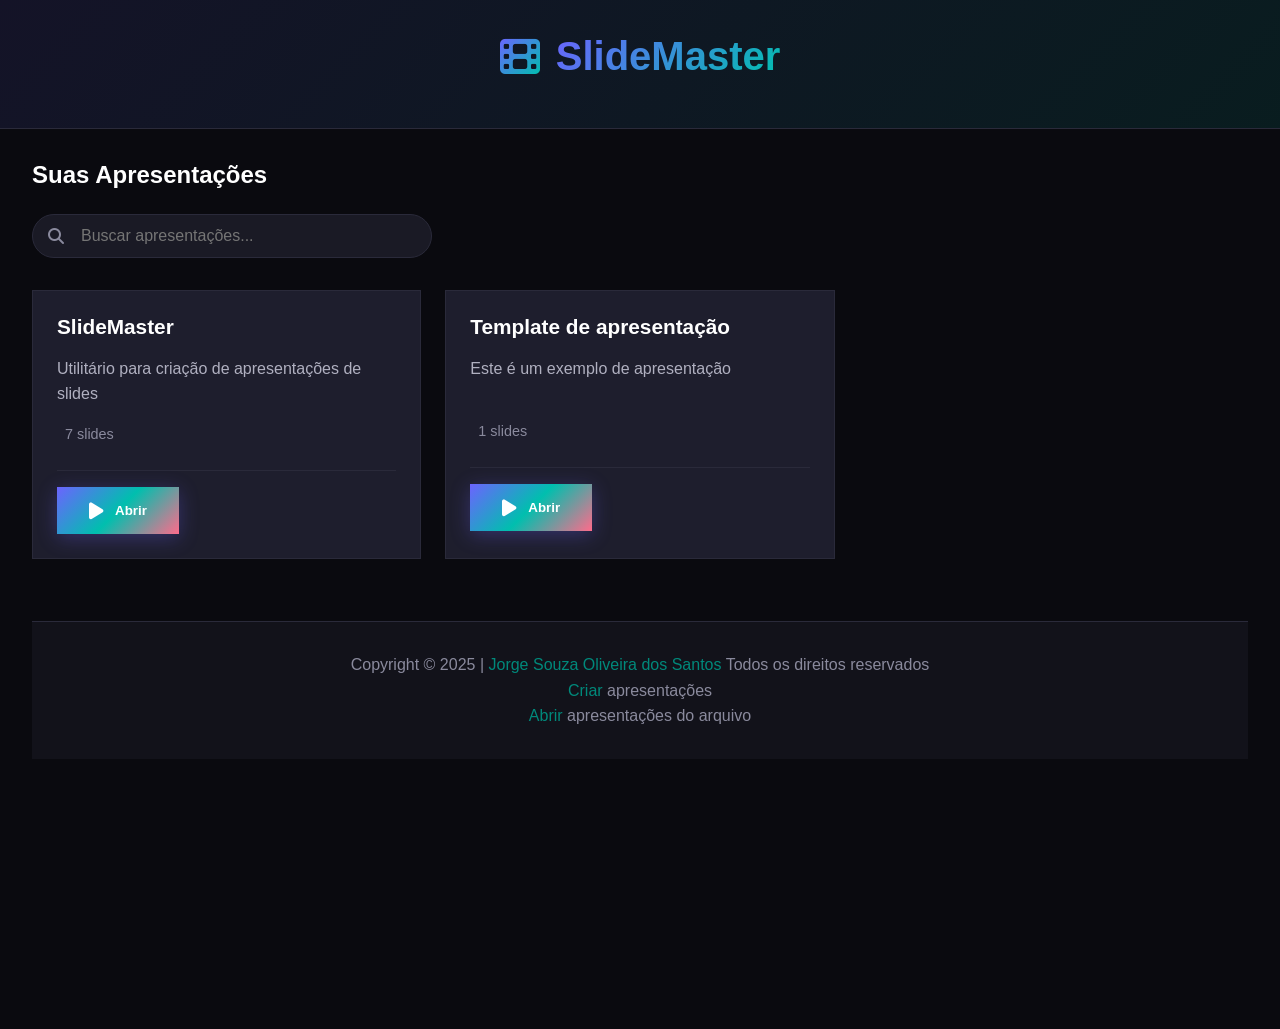
<file: resources/index.html>
<!DOCTYPE html>
<html lang="pt-BR">

<head>
    <meta charset="UTF-8">
    <meta name="viewport" content="width=device-width, initial-scale=1.0">
    <title>SlideMaster - Gerenciador de Apresentações</title>
    <link rel="stylesheet" href="index.css">
    <link rel="stylesheet" href="fontsawesome/all.min.css">
    <link rel="shortcut icon" href="icons/appIcon.png" type="image/x-icon">
    <!--
        <script src="presentations.js"></script>
    -->
</head>

<body>
    <!-- Cabeçalho -->
    <header class="header">
        <div class="logo">
            <i class="fas fa-film" aria-hidden="true"></i>
            <h1>SlideMaster</h1>
        </div>
    </header>
    <div class="container">

        <!-- Painel Principal -->
        <main class="main-content">
            <!-- Lista de Apresentações -->
            <section class="presentations-list">
                <h2>Suas Apresentações</h2>

                <div class="search-bar">
                    <i class="fas fa-search"></i>
                    <input type="text" id="searchPresentations" placeholder="Buscar apresentações...">
                </div>

                <div class="presentations-grid" id="presentationsContainer">
                    <!-- As apresentações serão carregadas dinamicamente aqui -->
                    <div class="empty-state" id="emptyState">
                        <i class="fas fa-file-slides"></i>
                        <h3>Nenhuma apresentação criada</h3>
                        <p>Crie sua primeira apresentação ou importe um arquivo JSON</p>
                    </div>
                </div>
            </section>
        </main>

        <!-- Sistema de Mensagens -->
        <div class="message-system" id="messageSystem"></div>
        <footer>
            <div>
                Copyright © 2025 |
                <span style="cursor: pointer; color: var(--secondary-dark);"
                    onclick="window.location.href = 'https://www.jorgesouza.com.br/'">
                    Jorge Souza Oliveira dos Santos
                </span>
                Todos os direitos reservados
            </div>
            <div>
                <span style="cursor: pointer; color: var(--secondary-dark);"
                    onclick="window.location.href = 'editor.html'">
                    Criar
                </span>
                apresentações
            </div>
            <div>
                <span style="cursor: pointer; color: var(--secondary-dark);" id="loadPresentations">
                    Abrir
                </span>
                apresentações do arquivo
            </div>
        </footer>
    </div>

    <script src="index.js"></script>
    <script src="presenter.js"></script>
    <script>
        let presentations = [];
        // Script específico para a página inicial
        document.addEventListener('DOMContentLoaded', () => {
            fetch('presentations.json')
                .then(response => response.json())
                .then(data => {
                    presentations = data;
                    displayPresentations(presentations);
                })
                .catch(error => {
                    console.error('Erro ao carregar as apresentações:', error);
                });
            const pm = new PresentationManager();

            // Elementos DOM
            const closeModalBtns = document.querySelectorAll('.close-modal');
            const presentationsContainer = document.getElementById('presentationsContainer');
            const emptyState = document.getElementById('emptyState');
            const searchInput = document.getElementById('searchPresentations');
            const messageSystem = document.getElementById('messageSystem');

            // Função para carregar apresentações de um arquivo JSON
            document.getElementById("loadPresentations").addEventListener("click", () => {
                // Carrega apresentações de um arquivo JSON:
                const fileElement = document.createElement('input');
                fileElement.type = 'file';
                fileElement.accept = '.json';
                fileElement.addEventListener('change', (event) => {
                    const file = event.target.files[0];
                    if (file) {
                        const reader = new FileReader();
                        reader.onload = (e) => {
                            try {
                                const data = JSON.parse(e.target.result);
                                presentations = data;
                                displayPresentations(presentations);
                                showMessage('Apresentação carregada com sucesso!', 'success');
                            } catch (error) {
                                alert('Erro ao carregar o arquivo JSON.', error);
                                console.error('Erro ao carregar o arquivo JSON:', error);
                            }
                        };
                        reader.readAsText(file);
                    }
                });
                fileElement.click();
            });

            // Exibir apresentações
            function displayPresentations(presentations) {
                if (presentations.length == 0) {
                    emptyState.style.display = 'flex';
                    presentationsContainer.innerHTML = '';
                    presentationsContainer.appendChild(emptyState);
                    return;
                }

                emptyState.style.display = 'none';
                presentationsContainer.innerHTML = '';

                presentations.forEach(presentation => {
                    const presentationCard = document.createElement('div');
                    presentationCard.className = 'presentation-card';
                    presentationCard.innerHTML = `
                        <div class="presentation-card-header">
                            <h3>${presentation.title}</h3>
                        </div>
                        <p class="presentation-description">${presentation.description || 'Sem descrição'}</p>
                        <div class="presentation-meta">
                            <span><i class="fas fa-slides"></i> ${presentation.slides?.length || 0} slides</span>
                        </div>
                        <div class="presentation-card-footer">
                            <button id="startPresentationBtn" onclick="presenter(${presentation.id})" class="btn-primary open-presentation" data-id="${presentation.id}">
                                <i class="fas fa-play"></i> Abrir
                            </button>
                        </div>
                    `;

                    presentationsContainer.appendChild(presentationCard);
                });
            }

            // Mostrar mensagem
            function showMessage(text, type = 'info') {
                const message = document.createElement('div');
                message.className = `message ${type}`;
                message.innerHTML = `
                    <span>${text}</span>
                    <button class="btn-icon close-message">
                        <i class="fas fa-times"></i>
                    </button>
                `;

                messageSystem.appendChild(message);

                // Auto-remover após 5 segundos
                setTimeout(() => {
                    message.classList.add('fade-out');
                    setTimeout(() => message.remove(), 300);
                }, 5000);

                // Botão de fechar
                message.querySelector('.close-message').addEventListener('click', () => {
                    message.remove();
                });
            }

            // Fechar modal
            closeModalBtns.forEach(btn => {
                btn.addEventListener('click', () => {
                    newPresentationModal.classList.remove('active');
                });
            });

            // Busca
            searchInput.addEventListener('input', (e) => {
                const searchTerm = e.target.value.toLowerCase();
                const filtered = presentations.filter(p =>
                    p.title.toLowerCase().includes(searchTerm) ||
                    (p.description && p.description.toLowerCase().includes(searchTerm))
                );
                displayPresentations(filtered);
            });
        });
    </script>
</body>

</html>
</file>
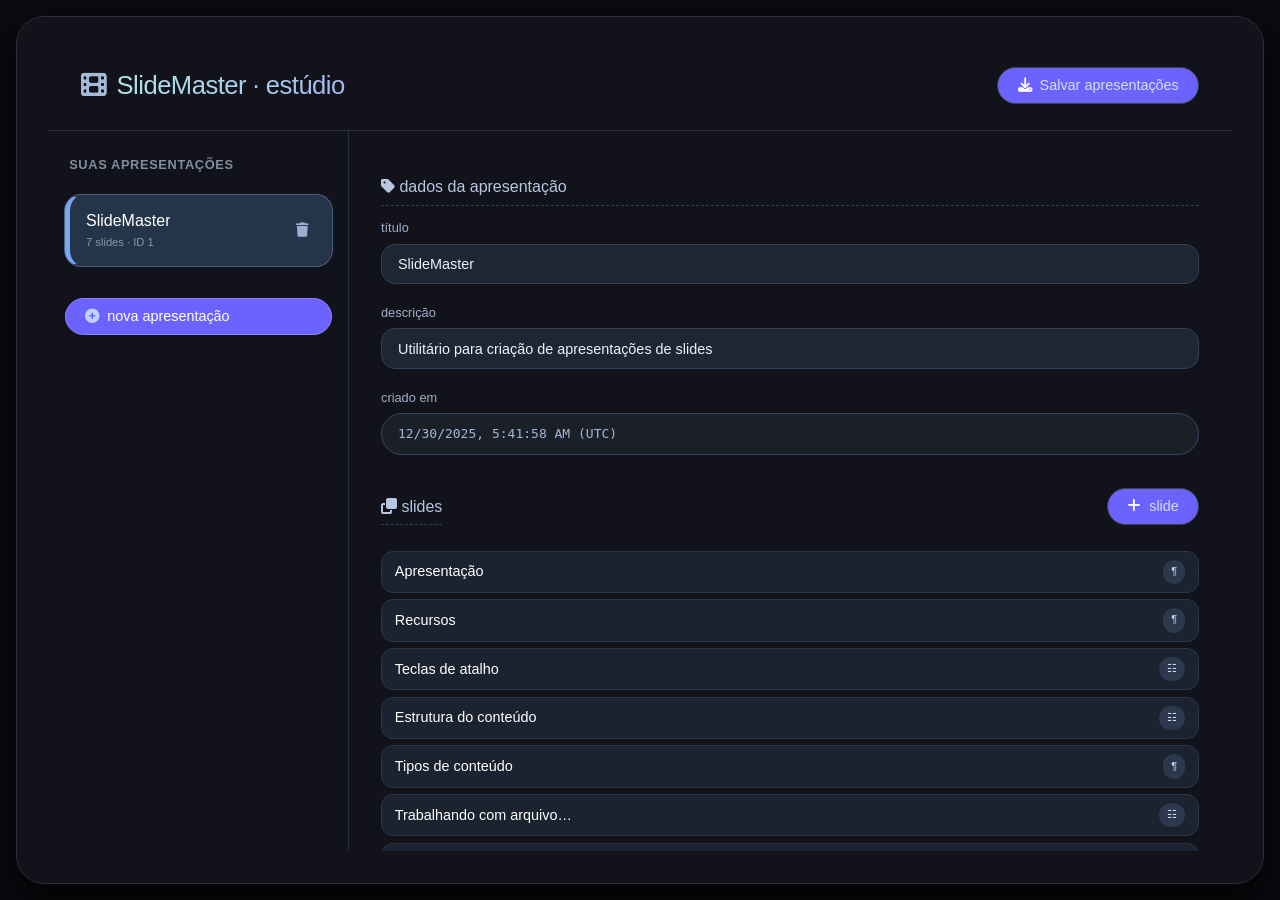
<file: resources/editor.html>
<!DOCTYPE html>
<html lang="pt-BR">

<head>
    <meta charset="UTF-8">
    <meta name="viewport" content="width=device-width, initial-scale=1.0">
    <title>SlideMaster · criador de apresentações</title>
    <link rel="shortcut icon" href="icons/appIcon.png" type="image/x-icon">
    <link rel="apple-touch-icon" sizes="180x180" href="icons/appIcon.png">
    <!-- Font Awesome (ícones elegantes) -->
    <link rel="stylesheet" href="fontsawesome/all.min.css">
    <style>
        * {
            margin: 0;
            padding: 0;
            box-sizing: border-box;
        }

        :root {
            /* Cores - Tema Escuro Moderno */
            --primary: #6c63ff;
            --primary-dark: #4a44c0;
            --primary-light: #8a84ff;
            --secondary: #00bfae;
            --secondary-dark: #00897b;
            --accent: #ff6b8b;
            --accent-dark: #e05573;

            /* Tons de cinza */
            --bg-primary: #0a0a0f;
            --bg-secondary: #12121a;
            --bg-tertiary: #1a1a25;
            --bg-card: #1e1e2d;
            --bg-hover: #2a2a3a;
            --bg-active: #3a3a4a;

            /* Texto */
            --text-primary: #ffffff;
            --text-secondary: #b0b0c0;
            --text-muted: #8a8a9d;
            --text-placeholder: #5a5a6d;

            /* Bordas */
            --border-color: #2a2a3a;
            --border-light: #3a3a4a;

            /* Sombras */
            --shadow-sm: 0 2px 8px rgba(0, 0, 0, 0.3);
            --shadow-md: 0 4px 16px rgba(0, 0, 0, 0.4);
            --shadow-lg: 0 8px 32px rgba(0, 0, 0, 0.5);
            --shadow-primary: 0 4px 20px rgba(108, 99, 255, 0.3);
            --shadow-secondary: 0 4px 20px rgba(0, 191, 174, 0.3);
            --shadow-accent: 0 4px 20px rgba(255, 107, 139, 0.3);

            /* Gradientes */
            --gradient-primary: linear-gradient(135deg, var(--primary), var(--primary-dark));
            --gradient-secondary: linear-gradient(135deg, var(--secondary), var(--secondary-dark));
            --gradient-accent: linear-gradient(135deg, var(--accent), var(--accent-dark));
            --gradient-primary-light: linear-gradient(135deg, var(--primary-light), var(--primary));
            --gradient-rainbow: linear-gradient(135deg, #6c63ff, #00bfae, #ff6b8b);

            /* Transições */
            --transition-fast: 150ms cubic-bezier(0.4, 0, 0.2, 1);
            --transition-normal: 250ms cubic-bezier(0.4, 0, 0.2, 1);
            --transition-slow: 350ms cubic-bezier(0.4, 0, 0.2, 1);

            /* Tipografia */
            --font-sans: -apple-system, BlinkMacSystemFont, 'Segoe UI', Roboto, Oxygen, Ubuntu, sans-serif;
            --font-heading: 'Inter', -apple-system, BlinkMacSystemFont, sans-serif;
            --font-mono: 'SF Mono', 'Roboto Mono', Consolas, monospace;

            /* Layout */
            --header-height: 70px;
            --sidebar-width: 50px;
            --max-width: 1400px;
        }

        html {
            scroll-behavior: smooth;
        }

        body {
            font-family: var(--font-sans);
            background: var(--bg-primary);
            color: var(--text-primary);
            line-height: 1.6;
            min-height: 100vh;
            overflow-x: hidden;
        }

        ::-webkit-scrollbar {
            width: 10px;
            height: 10px;
        }

        ::-webkit-scrollbar-track {
            background: var(--bg-tertiary);
            border-radius: 5px;
        }

        ::-webkit-scrollbar-thumb {
            background: linear-gradient(135deg, var(--primary), var(--secondary));
            border-radius: 5px;
            transition: all var(--transition-fast);
        }

        ::-webkit-scrollbar-thumb:hover {
            background: linear-gradient(135deg, var(--primary-light), var(--secondary-dark));
        }

        ::-webkit-scrollbar-corner {
            background: var(--bg-tertiary);
        }

        /* Scrollbar fina para elementos menores */
        .slides-thumbnails::-webkit-scrollbar,
        .presenter-note-content::-webkit-scrollbar {
            width: 6px;
        }

        ::selection {
            background: var(--primary);
            color: var(--text-primary);
        }

        moz::selection {
            background: var(--primary);
            color: var(--text-primary);
        }


        .app {
            max-width: 1400px;
            width: calc(100% - 2rem);
            height: calc(100% - 2rem);
            top: 1rem;
            left: 1rem;
            position: fixed;
            margin: 0 auto;
            padding: 1.5rem 2rem;
            background-color: var(--bg-secondary);
            border-radius: 28px;
            box-shadow: 0 20px 40px rgba(0, 0, 0, 0.8);
            overflow: hidden;
            border: 1px solid #2a2f38;
        }

        /* cabeçalho */
        .header {
            display: flex;
            justify-content: space-between;
            align-items: center;
            padding: 1.5rem 2rem;
            background-color: var(--bg-secondary);
            border-bottom: 1px solid #2a2f38;
        }

        .header h1 {
            font-size: 1.6rem;
            font-weight: 500;
            letter-spacing: -0.02em;
            background: linear-gradient(130deg, #b2f0e5, #a0b5f0);
            -webkit-background-clip: text;
            -webkit-text-fill-color: transparent;
        }

        .btn {
            background-color: var(--primary);
            border: none;
            color: #d6deed;
            padding: 0.6rem 1.2rem;
            border-radius: 40px;
            font-size: 0.9rem;
            font-weight: 500;
            cursor: pointer;
            display: inline-flex;
            align-items: center;
            gap: 0.5rem;
            transition: all 0.15s ease;
            border: 1px solid #3a4250;
        }

        .btn i {
            font-size: 0.9rem;
            color: var(--text-primary);
        }

        .btn:hover {
            background-color: var(--accent-dark);
            border-color: #5f6b7f;
            color: #ffffff;
        }

        .btn-primary {
            background-color: var(--primary);
            border-color: var(--primary-light);
            color: white;
        }

        .btn-primary i {
            color: #bdd3ff;
        }

        .btn-danger {
            background-color: var(--accent);
            border-color: var(--accent-dark);
            color: #ffc9d3;
        }

        .btn-danger:hover {
            background-color: var(--primary-light);
        }

        /* grid principal */
        .main-grid {
            display: grid;
            grid-template-columns: 300px 1fr;
            gap: 0;
            background-color: var(--bg-secondary);
        }

        /* painel de apresentações (esquerda) */
        .presentations-panel {
            background-color: var(--bg-secondary);
            border-right: 1px solid #262e3a;
            padding: 1.5rem 1rem;
            height: 100%;
        }

        .panel-title {
            font-size: 0.8rem;
            text-transform: uppercase;
            letter-spacing: 0.05em;
            color: #7f8fa3;
            margin-bottom: 1.2rem;
            font-weight: 600;
        }

        .pres-list {
            list-style: none;
            margin-bottom: 2rem;
        }

        .pres-item {
            background-color: var(--bg-secondary);
            border-radius: 16px;
            padding: 0.8rem 1rem;
            margin-bottom: 0.6rem;
            display: flex;
            justify-content: space-between;
            align-items: center;
            border: 1px solid #26303f;
            cursor: pointer;
            transition: all 0.1s;
        }

        .pres-item:hover {
            background-color: #1f2a39;
            border-color: #4f6382;
        }

        .pres-item.selected {
            background-color: #253549;
            border-left: 5px solid #7aa5f0;
            box-shadow: 0 0 0 1px #4a6185;
        }

        .pres-info {
            overflow: hidden;
        }

        .pres-title {
            font-weight: 500;
            white-space: nowrap;
            overflow: hidden;
            text-overflow: ellipsis;
        }

        .pres-meta {
            font-size: 0.7rem;
            color: #8896ae;
        }

        .pres-actions {
            display: flex;
            gap: 0.4rem;
        }

        .icon-btn {
            background: transparent;
            border: none;
            color: #9caecf;
            font-size: 0.9rem;
            cursor: pointer;
            padding: 0.2rem 0.4rem;
            border-radius: 30px;
        }

        .icon-btn:hover {
            background-color: #334053;
            color: #ffffff;
        }

        /* workspace (direita) */
        .workspace {
            padding: 1.5rem 2rem;
            background-color: var(--bg-secondary);
            overflow-y: auto;
            max-height: 80vh;
        }

        .section-title {
            font-size: 1rem;
            font-weight: 500;
            margin: 1.2rem 0 0.8rem 0;
            color: #b7c7e0;
            border-bottom: 1px dashed #314153;
            padding-bottom: 0.3rem;
        }

        .form-row {
            margin-bottom: 1.2rem;
            display: flex;
            flex-direction: column;
        }

        .form-row label {
            font-size: 0.8rem;
            color: #9fafc9;
            margin-bottom: 0.3rem;
            font-weight: 500;
        }

        input,
        select,
        textarea,
        span.value {
            background-color: #1e2632;
            border: 1px solid #314159;
            border-radius: 14px;
            padding: 0.7rem 1rem;
            color: #ecf2fc;
            font-size: 0.9rem;
            transition: 0.1s;
            outline: none;
        }

        input:focus,
        select:focus,
        textarea:focus {
            border-color: #6285c3;
            box-shadow: 0 0 0 2px #2a405d;
        }

        input:disabled,
        select:disabled {
            opacity: 0.5;
            background-color: #1a212b;
        }

        textarea {
            resize: vertical;
            min-height: 80px;
        }

        .inline-row {
            display: flex;
            gap: 1rem;
            align-items: center;
        }

        .checkbox-row {
            display: flex;
            align-items: center;
            gap: 0.6rem;
            margin: 0.5rem 0;
        }

        .checkbox-row input[type="checkbox"] {
            width: 18px;
            height: 18px;
            accent-color: #6285c3;
        }

        .readonly-id {
            background-color: #1a1f28;
            color: #a2b7d6;
            padding: 0.6rem 1rem;
            border-radius: 30px;
            font-family: monospace;
            border: 1px solid #314963;
        }

        /* lista de slides */
        .slides-header {
            display: flex;
            justify-content: space-between;
            align-items: center;
            margin-bottom: 0.8rem;
        }

        .slides-list {
            list-style: none;
            display: flex;
            flex-direction: column;
            gap: 0.4rem;
            margin-bottom: 2rem;
        }

        .slide-item {
            background-color: #1b2330;
            border-radius: 12px;
            padding: 0.5rem 0.8rem;
            display: flex;
            align-items: center;
            justify-content: space-between;
            border: 1px solid #2b364a;
            cursor: pointer;
        }

        .slide-item:hover {
            background-color: #253040;
        }

        .slide-item.selected {
            background-color: #253f5a;
            border-left: 4px solid #7aa5f0;
        }

        .slide-item .slide-title {
            font-size: 0.9rem;
            white-space: nowrap;
            overflow: hidden;
            text-overflow: ellipsis;
            max-width: 180px;
        }

        .slide-item .slide-type {
            font-size: 0.7rem;
            background-color: #2c384b;
            padding: 0.2rem 0.5rem;
            border-radius: 30px;
            color: #c9dbfa;
        }

        /* estado vazio */
        .empty-message {
            color: #68748f;
            font-style: italic;
            padding: 2rem;
            text-align: center;
            background: #1a212d;
            border-radius: 30px;
        }

        /* responsivo */
        @media (max-width: 800px) {
            .main-grid {
                grid-template-columns: 1fr;
            }

            .presentations-panel {
                border-right: none;
                border-bottom: 1px solid #262e3a;
            }
        }
    </style>
</head>

<body>
    <div class="app">
        <div class="header">
            <h1 style="cursor: pointer;" onclick="window.location = '/'"><i class="fas fa-film"
                    style="margin-right: 10px; background: none; -webkit-text-fill-color: #a5b9d9;"></i>SlideMaster ·
                estúdio</h1>
            <button class="btn" id="downloadAllBtn"><i class="fas fa-download"></i> Salvar apresentações</button>
        </div>
        <div class="main-grid">
            <!-- PAINEL ESQUERDO: Apresentações -->
            <div class="presentations-panel">
                <div class="panel-title"><i class="fas fa-presentation"></i> suas apresentações</div>
                <ul class="pres-list" id="presentationList"></ul>
                <button class="btn btn-primary" id="addPresentationBtn" style="width:100%;"><i
                        class="fas fa-plus-circle"></i> nova apresentação</button>
            </div>

            <!-- ÁREA DE TRABALHO -->
            <div class="workspace" id="workspace">
                <!-- detalhes da apresentação (dinâmico) -->
                <div id="presentationDetailsArea" style="display: none;">
                    <div class="section-title"><i class="fas fa-tag"></i> dados da apresentação</div>
                    <div class="form-row">
                        <label>título</label>
                        <input type="text" id="presTitleInput" placeholder="título da apresentação">
                    </div>
                    <div class="form-row">
                        <label>descrição</label>
                        <input type="text" id="presDescInput" placeholder="descrição (opcional)">
                    </div>
                    <div class="form-row">
                        <label>criado em</label>
                        <span class="readonly-id" id="presCreatedSpan"></span>
                    </div>
                </div>

                <!-- slides & editor -->
                <div id="slidesSection" style="display: none;">
                    <div class="slides-header">
                        <span class="section-title"><i class="fas fa-clone"></i> slides</span>
                        <button class="btn" id="addSlideBtn"><i class="fas fa-plus"></i> slide</button>
                    </div>
                    <ul class="slides-list" id="slidesList"></ul>
                </div>

                <!-- editor do slide (visível quando slide selecionado) -->
                <div id="slideEditorArea" style="display: none; margin-top: 1.5rem;">
                    <div class="section-title"><i class="fas fa-edit"></i> editar slide</div>
                    <form id="slideForm">
                        <div class="form-row">
                            <label>título</label>
                            <input type="text" id="slideTitle" placeholder="título do slide">
                        </div>
                        <div class="form-row">
                            <label>subtítulo</label>
                            <input type="text" id="slideSubtitle" placeholder="subtítulo">
                        </div>
                        <div class="form-row">
                            <label>comentário</label>
                            <input type="text" id="slideComment" placeholder="comentário (aparece na tela)">
                        </div>
                        <div class="form-row">
                            <label>tipo de conteúdo</label>
                            <select id="slideContentType">
                                <option value="paragraph">parágrafo</option>
                                <option value="bullet-list">lista com marcadores</option>
                                <option value="numbered-list">lista numerada</option>
                            </select>
                        </div>
                        <div class="form-row">
                            <label>tipo de mídia</label>
                            <select id="slideMediaType">
                                <option value="none">sem mídia</option>
                                <option value="audio">áudio</option>
                                <option value="video">vídeo</option>
                                <option value="image">imagem</option>
                            </select>
                        </div>
                        <div class="form-row" id="mediaRow">
                            <label>caminho / URL da mídia</label>
                            <input type="text" id="slideMedia" placeholder="ex: http://... ou arquivo local" disabled>
                        </div>
                        <div class="form-row">
                            <label>conteúdo</label>
                            <textarea id="slideContent" rows="4"
                                placeholder="escreva o conteúdo (se for lista, uma linha por item)"></textarea>
                        </div>

                        <!-- bloco notas do apresentador com toggle -->
                        <div class="checkbox-row">
                            <input type="checkbox" id="slideEnableNotes">
                            <label for="slideEnableNotes" style="margin:0; cursor:pointer;">incluir nota do
                                apresentador</label>
                        </div>
                        <div class="form-row" id="notesRow" style="display: none;">
                            <label>notas do apresentador</label>
                            <textarea id="slidePresenterNote" rows="2" placeholder="observações privadas..."></textarea>
                        </div>

                        <!-- ids e datas automáticos -->
                        <div style="display: flex; gap: 2rem; flex-wrap: wrap; margin-top: 1rem;">
                            <div class="form-row" style="flex:1;">
                                <label>ID do slide</label>
                                <span class="readonly-id" id="slideIdDisplay"></span>
                            </div>
                            <div class="form-row" style="flex:2;">
                                <label>criado em</label>
                                <span class="readonly-id" id="slideCreatedDisplay"></span>
                            </div>
                        </div>
                    </form>
                    <div style="display: flex; gap: 1rem; margin-top: 1rem;">
                        <button class="btn btn-danger" id="deleteSlideBtn"><i class="fas fa-trash-alt"></i> excluir
                            slide</button>
                    </div>
                </div>

                <!-- mensagem quando nada selecionado -->
                <div id="noSelectionMessage" class="empty-message">
                    <i class="fas fa-arrow-left" style="margin-right: 0.5rem;"></i> selecione ou crie uma apresentação
                </div>
            </div>
        </div>
    </div>

    <script>
        (function () {
            // ----- dados iniciais (exatamente como no arquivo exemplo) -----
            const initialData = [
                {
                    "id": 1,
                    "title": "SlideMaster",
                    "description": "Utilitário para criação de apresentações de slides",
                    "createdAt": "2025-12-30T05:41:58.623Z",
                    "slides": [
                        { "id": 1001, "title": "Apresentação", "subtitle": "Apresentando SlideMaster", "comment": "Aperte (F) no seu teclado e vamos começar!", "presenterNote": "", "contentType": "paragraph", "mediaType": "none", "media": "", "content": "SlideMaster é uma aplicação que facilita a vida de palestrantes, com recursos para criação de apresentações de slides com um editor estilo formulário.<br><b>Uma aplicação simples para palestrantes</b>", "createdAt": "2025-12-30T05:42:02.373Z" },
                        { "id": 1002, "title": "Recursos", "subtitle": "Conhecendo os recursos do SlideMaster", "comment": "Apresentando a interface e suas principais funções", "presenterNote": "Aqui você adiciona notas para o apresentador ler com algum lembrete ou observação sobre o slide e/ou seu conteúdo!", "contentType": "paragraph", "mediaType": "none", "media": "", "content": "Na barra lateral você pode ver a lista de slides da apresentação e o slide atual selecionado.<br>\nNa barra superior encontramos a numeração do slide atual / contagem de de slides e alguns botões com recursos para o apresentador.<br>\nO primeiro botão exibe uma nota ao apresentador. Clique nele e observe!<br>\nO segundo botão, ativa e desativa o modo de apresentação (tela cheia).<br>\nOs dois últimos botões servem para avançar e voltar a apresentação.<br>", "createdAt": "2025-12-30T05:45:30.863Z" },
                        { "id": 1003, "title": "Teclas de atalho", "subtitle": "", "comment": "Você pode usar teclas de atalho em uma apresentação.", "presenterNote": "Viu como é simples?", "contentType": "bullet-list", "mediaType": "none", "media": "", "content": "( f ): Ativa/desativa o modo de apresentação.\n( i ): Exibe a nota do apresentador.\n( ← ): Volta o slide anterior.\n( → ): Avança para o próximo slide.\n( espaço ): Executa a mídia se houver (áudio ou vídeo).<br>\n( espaço ): Abre a imagem em tela cheia se houver.<br>\n<em>Notou algo? Você pode usar listas em seus slides!</em>", "createdAt": "2025-12-30T05:43:48.268Z" },
                        { "id": 1004, "title": "Estrutura do conteúdo", "subtitle": "Este é o subtítulo do slide", "comment": "Este é o comentário do slide", "presenterNote": "Esta é a nota do apresentador!", "contentType": "numbered-list", "mediaType": "audio", "media": "http://youtube.com/audio.mp3", "content": "Este slide possui um conteúdo do tipo lista numerada.\nEste slide possui uma mídia de audio, pressione ( espaço ) para executá-la!\nPressione ( i ) para ver a nota do apresentador!", "createdAt": "2025-12-30T05:47:45.872Z" },
                        { "id": 1005, "title": "Tipos de conteúdo", "subtitle": "Como inserir mídia em seus slides", "comment": "Podemos ter slides com audio, video e imagem!", "presenterNote": "A importância das redes sociais é: nenhuma.", "contentType": "paragraph", "mediaType": "video", "media": "http://youtube.com/video.mp4", "content": "Este slide possui uma mídia do tipo vídeo. <br> Imagem e vídeo serão exibidas lado a lado com o conteúdo em texto.", "createdAt": "2025-12-30T05:47:45.872Z" },
                        { "id": 1006, "title": "Trabalhando com arquivos .JSON", "subtitle": "", "comment": "Você pode baixar apresentações ou importá-las", "presenterNote": "", "contentType": "bullet-list", "mediaType": "image", "media": "http://placehold.it/350x150", "content": "Você pode baixar suas apresentações em formato .json na tela inicial clicando no link de download no card da apresentação.\nSe você tem uma apresentação .json existente você pode importá-la clicando no botão \"Importar JSON\" na tela inicial.", "createdAt": "2025-12-30T18:18:22.510Z" },
                        { "id": 1007, "title": "Dicas", "subtitle": "", "comment": "Com essas dicas você fica fera!", "presenterNote": "", "contentType": "bullet-list", "mediaType": "none", "media": "", "content": "Sempre baixe a apresentação como .json ao terminar de criá-la.\nDê preferência a mídias online, elas são mais leve que carregar arquivos locais para o slide.\nSe estiver fazendo apresentações muito longas, baixe o arquivo da apresentação .json a cada 10 slides para não perder conteúdo.\nFaça apresentações de no máximo 50 slides, divida palestras longas em várias apresentações.\nSalve na aplicação apenas as apresentações de cada palestra, dê preferência em armazená-las em arquivos .json.\nDivirta-se!", "createdAt": "2025-12-30T18:33:03.249Z" }
                    ]
                }
            ];

            // ------------------------------------------------
            // Estado global
            let presentations = JSON.parse(JSON.stringify(initialData)); // cópia profunda
            let selectedPresIndex = 0;          // índice da apresentação atual (0 = primeira)
            let selectedSlideId = null;          // id do slide selecionado (dentro da apresentação atual)

            // ------------------------------------------------
            // Utilitários: gerar ids e datas
            function getNextPresentationId() {
                return Math.max(0, ...presentations.map(p => p.id)) + 1;
            }
            function getNextSlideId() {
                const allSlides = presentations.flatMap(p => p.slides);
                return Math.max(0, ...allSlides.map(s => s.id)) + 1;
            }

            // ------------------------------------------------
            // Renderização principal
            function renderPresentationList() {
                const container = document.getElementById('presentationList');
                container.innerHTML = '';
                presentations.forEach((pres, idx) => {
                    const li = document.createElement('li');
                    li.className = `pres-item ${idx === selectedPresIndex ? 'selected' : ''}`;
                    li.setAttribute('data-index', idx);
                    li.innerHTML = `
                <div class="pres-info">
                    <div class="pres-title">${pres.title || 'sem título'}</div>
                    <div class="pres-meta">${pres.slides.length} slides · ID ${pres.id}</div>
                </div>
                <div class="pres-actions">
                    <button class="icon-btn delete-pres" data-index="${idx}" title="excluir apresentação"><i class="fas fa-trash"></i></button>
                </div>
            `;
                    // selecionar apresentação ao clicar na linha (exceto botão delete)
                    li.addEventListener('click', (e) => {
                        if (e.target.closest('.delete-pres')) return;
                        selectedPresIndex = idx;
                        selectedSlideId = null; // limpa slide selecionado
                        renderEverything();
                    });
                    container.appendChild(li);
                });

                // botões de delete presentation (evento separado para não propagar)
                document.querySelectorAll('.delete-pres').forEach(btn => {
                    btn.addEventListener('click', (e) => {
                        e.stopPropagation();
                        const idx = btn.getAttribute('data-index');
                        if (confirm(`Remover apresentação "${presentations[idx].title}"?`)) {
                            presentations.splice(idx, 1);
                            if (presentations.length === 0) {
                                // se não houver mais, cria uma em branco?
                                // melhor criar uma padrão para não quebrar
                                const newId = getNextPresentationId();
                                presentations.push({ id: newId, title: 'Nova apresentação', description: '', createdAt: new Date().toISOString(), slides: [] });
                                selectedPresIndex = 0;
                            } else {
                                selectedPresIndex = Math.min(selectedPresIndex, presentations.length - 1);
                            }
                            selectedSlideId = null;
                            renderEverything();
                        }
                    });
                });
            }

            function renderSlidesList() {
                const container = document.getElementById('slidesList');
                if (!presentations.length) return;
                const currentPres = presentations[selectedPresIndex];
                container.innerHTML = '';
                if (!currentPres.slides.length) {
                    container.innerHTML = '<li class="empty-message" style="list-style:none;">nenhum slide — adicione um</li>';
                    return;
                }
                currentPres.slides.forEach(slide => {
                    const li = document.createElement('li');
                    li.className = `slide-item ${slide.id === selectedSlideId ? 'selected' : ''}`;
                    li.setAttribute('data-slideid', slide.id);
                    li.innerHTML = `
                <span class="slide-title">${slide.title || 'sem título'}</span>
                <span class="slide-type">${slide.contentType === 'paragraph' ? '¶' : '☷'}</span>
            `;
                    li.addEventListener('click', () => {
                        selectedSlideId = slide.id;
                        renderSlideEditor();
                        highlightSelectedSlide();
                    });
                    container.appendChild(li);
                });
            }

            function highlightSelectedSlide() {
                document.querySelectorAll('.slide-item').forEach(item => {
                    const id = item.getAttribute('data-slideid');
                    if (id && parseInt(id) === selectedSlideId) {
                        item.classList.add('selected');
                    } else {
                        item.classList.remove('selected');
                    }
                });
            }

            function renderPresentationDetails() {
                if (!presentations.length) return;
                const pres = presentations[selectedPresIndex];
                document.getElementById('presentationDetailsArea').style.display = 'block';
                document.getElementById('presTitleInput').value = pres.title || '';
                document.getElementById('presDescInput').value = pres.description || '';
                document.getElementById('presCreatedSpan').textContent = new Date(pres.createdAt).toLocaleString() + ' (UTC)';
            }

            function renderSlideEditor() {
                const editorDiv = document.getElementById('slideEditorArea');
                if (selectedSlideId === null || !presentations.length) {
                    editorDiv.style.display = 'none';
                    return;
                }
                const pres = presentations[selectedPresIndex];
                const slide = pres.slides.find(s => s.id === selectedSlideId);
                if (!slide) {
                    selectedSlideId = null;
                    editorDiv.style.display = 'none';
                    return;
                }
                editorDiv.style.display = 'block';

                // popular campos
                document.getElementById('slideTitle').value = slide.title || '';
                document.getElementById('slideSubtitle').value = slide.subtitle || '';
                document.getElementById('slideComment').value = slide.comment || '';
                document.getElementById('slideContentType').value = slide.contentType || 'paragraph';
                document.getElementById('slideMediaType').value = slide.mediaType || 'none';
                document.getElementById('slideMedia').value = slide.media || '';
                document.getElementById('slideContent').value = slide.content || '';
                document.getElementById('slideIdDisplay').textContent = slide.id;
                document.getElementById('slideCreatedDisplay').textContent = new Date(slide.createdAt).toLocaleString();

                // controle de mídia habilitado
                const mediaInput = document.getElementById('slideMedia');
                mediaInput.disabled = (slide.mediaType === 'none');

                // notas do apresentador toggle
                const enableNotes = document.getElementById('slideEnableNotes');
                const notesRow = document.getElementById('notesRow');
                const notesTextarea = document.getElementById('slidePresenterNote');
                notesTextarea.value = slide.presenterNote || '';
                const hasNotes = !!slide.presenterNote;
                enableNotes.checked = hasNotes;
                notesRow.style.display = hasNotes ? 'flex' : 'none';

                // Anexar eventos (de uma vez só, mas garantir que não duplique? Usaremos listeners no form geral, então só bind aqui)
            }

            // Atualizar tudo
            function renderEverything() {
                if (presentations.length === 0) {
                    // isso não deve ocorrer, mas segurança
                    const newId = getNextPresentationId();
                    presentations.push({ id: newId, title: 'Apresentação padrão', description: '', createdAt: new Date().toISOString(), slides: [] });
                    selectedPresIndex = 0;
                }
                renderPresentationList();
                // Se índice estiver fora do range
                if (selectedPresIndex >= presentations.length) selectedPresIndex = presentations.length - 1;
                const presExists = presentations[selectedPresIndex];

                document.getElementById('noSelectionMessage').style.display = 'none';
                if (!presExists) return;

                // apresentação detalhes
                renderPresentationDetails();
                document.getElementById('slidesSection').style.display = 'block';
                renderSlidesList();

                if (selectedSlideId) {
                    // verificar se slide ainda existe
                    const slideStillThere = presExists.slides.find(s => s.id === selectedSlideId);
                    if (!slideStillThere) selectedSlideId = null;
                }
                renderSlideEditor();
                highlightSelectedSlide();

                // se não há slide selecionado, esconder editor
                if (!selectedSlideId) document.getElementById('slideEditorArea').style.display = 'none';
            }

            // ------------------------------------------------
            // Eventos dos inputs (usando delegação no workspace)
            function setupInputListeners() {
                // Apresentação: título e descrição
                document.getElementById('presTitleInput').addEventListener('input', function (e) {
                    if (!presentations.length) return;
                    presentations[selectedPresIndex].title = e.target.value;
                    renderPresentationList(); // atualiza lista esquerda
                });
                document.getElementById('presDescInput').addEventListener('input', function (e) {
                    if (!presentations.length) return;
                    presentations[selectedPresIndex].description = e.target.value;
                });

                // Slide: usar form inteiro com delegação
                document.getElementById('slideForm').addEventListener('input', function (e) {
                    if (selectedSlideId === null) return;
                    const pres = presentations[selectedPresIndex];
                    const slide = pres.slides.find(s => s.id === selectedSlideId);
                    if (!slide) return;

                    const target = e.target;
                    switch (target.id) {
                        case 'slideTitle': slide.title = target.value; break;
                        case 'slideSubtitle': slide.subtitle = target.value; break;
                        case 'slideComment': slide.comment = target.value; break;
                        case 'slideContent': slide.content = target.value; break;
                        case 'slideMedia': slide.media = target.value; break;
                        case 'slidePresenterNote': slide.presenterNote = target.value; break;
                    }
                    // atualizar lista de slides (para título)
                    if (target.id === 'slideTitle') renderSlidesList();
                });

                document.getElementById('slideForm').addEventListener('change', function (e) {
                    if (selectedSlideId === null) return;
                    const pres = presentations[selectedPresIndex];
                    const slide = pres.slides.find(s => s.id === selectedSlideId);
                    if (!slide) return;

                    const target = e.target;
                    if (target.id === 'slideContentType') {
                        slide.contentType = target.value;
                    } else if (target.id === 'slideMediaType') {
                        slide.mediaType = target.value;
                        // habilitar/desabilitar campo media
                        document.getElementById('slideMedia').disabled = (target.value === 'none');
                        if (target.value === 'none') slide.media = ''; // opcional
                        document.getElementById('slideMedia').value = slide.media || '';
                    } else if (target.id === 'slideEnableNotes') {
                        const notesRow = document.getElementById('notesRow');
                        if (target.checked) {
                            notesRow.style.display = 'flex';
                            if (!slide.presenterNote) slide.presenterNote = '';
                        } else {
                            notesRow.style.display = 'none';
                            slide.presenterNote = '';
                        }
                        document.getElementById('slidePresenterNote').value = slide.presenterNote || '';
                    }
                });
            }

            // ------------------------------------------------
            // Ações de botões
            document.getElementById('addPresentationBtn').addEventListener('click', () => {
                const newId = getNextPresentationId();
                const newPres = {
                    id: newId,
                    title: 'Nova apresentação',
                    description: '',
                    createdAt: new Date().toISOString(),
                    slides: []
                };
                presentations.push(newPres);
                selectedPresIndex = presentations.length - 1;
                selectedSlideId = null;
                renderEverything();
            });

            document.getElementById('addSlideBtn').addEventListener('click', () => {
                if (!presentations.length) return;
                const newId = getNextSlideId();
                const newSlide = {
                    id: newId,
                    title: 'Novo slide',
                    subtitle: '',
                    comment: '',
                    presenterNote: '',
                    contentType: 'paragraph',
                    mediaType: 'none',
                    media: '',
                    content: '',
                    createdAt: new Date().toISOString()
                };
                presentations[selectedPresIndex].slides.push(newSlide);
                selectedSlideId = newId;
                renderEverything();
            });

            document.getElementById('deleteSlideBtn').addEventListener('click', () => {
                if (selectedSlideId === null) return;
                const pres = presentations[selectedPresIndex];
                const idx = pres.slides.findIndex(s => s.id === selectedSlideId);
                if (idx !== -1) {
                    if (confirm(`Excluir slide "${pres.slides[idx].title}"?`)) {
                        pres.slides.splice(idx, 1);
                        selectedSlideId = pres.slides.length ? pres.slides[0].id : null;
                        renderEverything();
                    }
                }
            });

            document.getElementById('downloadAllBtn').addEventListener('click', () => {
                const dataStr = JSON.stringify(presentations, null, 2);
                const blob = new Blob([dataStr], { type: 'application/json' });
                const url = URL.createObjectURL(blob);
                const a = document.createElement('a');
                a.href = url;
                a.download = `SlideMaster_${new Date().toISOString().slice(0, 10)}.json`;
                a.click();
                URL.revokeObjectURL(url);
            });

            // Inicialização
            window.addEventListener('DOMContentLoaded', () => {
                renderEverything();
                setupInputListeners();
            });
        })();
    </script>
</body>

</html>
</file>
<file: resources/index.css>
/* ============================================
   RESET E CONFIGURAÇÕES GERAIS
   ============================================ */

* {
    margin: 0;
    padding: 0;
    box-sizing: border-box;
}

:root {
    /* Cores - Tema Escuro Moderno */
    --primary: #6c63ff;
    --primary-dark: #4a44c0;
    --primary-light: #8a84ff;
    --secondary: #00bfae;
    --secondary-dark: #00897b;
    --accent: #ff6b8b;
    --accent-dark: #e05573;

    /* Tons de cinza */
    --bg-primary: #0a0a0f;
    --bg-secondary: #12121a;
    --bg-tertiary: #1a1a25;
    --bg-card: #1e1e2d;
    --bg-hover: #2a2a3a;
    --bg-active: #3a3a4a;

    /* Texto */
    --text-primary: #ffffff;
    --text-secondary: #b0b0c0;
    --text-muted: #8a8a9d;
    --text-placeholder: #5a5a6d;

    /* Bordas */
    --border-color: #2a2a3a;
    --border-light: #3a3a4a;

    /* Sombras */
    --shadow-sm: 0 2px 8px rgba(0, 0, 0, 0.3);
    --shadow-md: 0 4px 16px rgba(0, 0, 0, 0.4);
    --shadow-lg: 0 8px 32px rgba(0, 0, 0, 0.5);
    --shadow-primary: 0 4px 20px rgba(108, 99, 255, 0.3);
    --shadow-secondary: 0 4px 20px rgba(0, 191, 174, 0.3);
    --shadow-accent: 0 4px 20px rgba(255, 107, 139, 0.3);

    /* Gradientes */
    --gradient-primary: linear-gradient(135deg, var(--primary), var(--primary-dark));
    --gradient-secondary: linear-gradient(135deg, var(--secondary), var(--secondary-dark));
    --gradient-accent: linear-gradient(135deg, var(--accent), var(--accent-dark));
    --gradient-primary-light: linear-gradient(135deg, var(--primary-light), var(--primary));
    --gradient-rainbow: linear-gradient(135deg, #6c63ff, #00bfae, #ff6b8b);

    /* Transições */
    --transition-fast: 150ms cubic-bezier(0.4, 0, 0.2, 1);
    --transition-normal: 250ms cubic-bezier(0.4, 0, 0.2, 1);
    --transition-slow: 350ms cubic-bezier(0.4, 0, 0.2, 1);

    /* Tipografia */
    --font-sans: -apple-system, BlinkMacSystemFont, 'Segoe UI', Roboto, Oxygen, Ubuntu, sans-serif;
    --font-heading: 'Inter', -apple-system, BlinkMacSystemFont, sans-serif;
    --font-mono: 'SF Mono', 'Roboto Mono', Consolas, monospace;

    /* Layout */
    --header-height: 70px;
    --sidebar-width: 50px;
    --max-width: 1400px;
}

html {
    scroll-behavior: smooth;
}

body {
    font-family: var(--font-sans);
    background: var(--bg-primary);
    color: var(--text-primary);
    line-height: 1.6;
    min-height: 100vh;
    overflow-x: hidden;
}


/* ============================================
   SCROLLBAR PERSONALIZADA MELHORADA
   ============================================ */

::-webkit-scrollbar {
    width: 10px;
    height: 10px;
}

::-webkit-scrollbar-track {
    background: var(--bg-tertiary);
    border-radius: 5px;
}

::-webkit-scrollbar-thumb {
    background: linear-gradient(135deg, var(--primary), var(--secondary));
    border-radius: 5px;
    transition: all var(--transition-fast);
}

::-webkit-scrollbar-thumb:hover {
    background: linear-gradient(135deg, var(--primary-light), var(--secondary-dark));
}

::-webkit-scrollbar-corner {
    background: var(--bg-tertiary);
}

/* Scrollbar fina para elementos menores */
.slides-thumbnails::-webkit-scrollbar,
.presenter-note-content::-webkit-scrollbar {
    width: 6px;
}

/* ============================================
   SELEÇÃO
   ============================================ */

::selection {
    background: var(--primary);
    color: var(--text-primary);
}

moz::selection {
    background: var(--primary);
    color: var(--text-primary);
}

/* ============================================
   TIPOGRAFIA
   ============================================ */

h1,
h2,
h3,
h4,
h5,
h6 {
    font-family: var(--font-heading);
    font-weight: 600;
    line-height: 1.2;
    margin-bottom: 1rem;
}

h1 {
    font-size: 2rem;
    background: linear-gradient(135deg, var(--primary), var(--secondary));
    -webkit-background-clip: text;
    background-clip: text;
    color: transparent;
}

h2 {
    font-size: 1.5rem;
    color: var(--text-primary);
}

h3 {
    font-size: 1.2rem;
    color: var(--text-primary);
}

h4 {
    font-size: 1rem;
    color: var(--text-secondary);
}

p {
    margin-bottom: 0.75rem;
}

a {
    color: var(--primary-light);
    text-decoration: none;
    transition: color var(--transition-fast);
}

a:hover {
    color: var(--primary);
}

/* ============================================
   LAYOUT E CONTAINERS
   ============================================ */

.container {
    max-width: var(--max-width);
    margin: 0 auto;
    padding: 0 1.5rem;
    min-height: 100vh;
}

/* Header principal */
.header {
    padding: 2rem 0 3rem;
    text-align: center;
    background: linear-gradient(135deg, rgba(108, 99, 255, 0.1), rgba(0, 191, 174, 0.1));
    border-bottom: 1px solid var(--border-color);
}

footer {
    display: flex;
    flex-direction: column;
    align-items: center;
    justify-content: center;
    padding: 2rem 0;
    background: var(--bg-secondary);
    text-align: center;
    padding: 30px 10px;
    margin-top: 30px;
    border-top: var(--border-color) 1px solid;
    font-family: var(--font-sans);
    color: var(--text-muted);
    width: 100%;
}

.logo {
    display: flex;
    align-items: center;
    justify-content: center;
    gap: 1rem;
}

.logo i {
    font-size: 2.5rem;
    color: var(--primary);
    background: linear-gradient(135deg, var(--primary), var(--secondary));
    -webkit-background-clip: text;
    background-clip: text;
    color: transparent;
}

.logo h1 {
    font-size: 2.5rem;
    margin: 0;
}

.subtitle {
    color: var(--text-secondary);
    font-size: 1.1rem;
    max-width: 600px;
    margin: 0 auto;
}

/* Main content */
.main-content {
    padding: 2rem 0;
}

/* ============================================
   COMPONENTES REUTILIZÁVEIS
   ============================================ */

/* Botões */
.btn {
    padding: 0.75rem 1.5rem;
    border: none;
    font-family: var(--font-heading);
    font-weight: 600;
    font-size: 0.95rem;
    cursor: pointer;
    transition: all var(--transition-normal);
    display: inline-flex;
    align-items: center;
    justify-content: center;
    gap: 0.5rem;
    position: relative;
    overflow: hidden;
}

.btn::after {
    content: '';
    position: absolute;
    top: 50%;
    left: 50%;
    width: 0;
    height: 0;
    border-radius: 50%;
    background: rgba(255, 255, 255, 0.1);
    transform: translate(-50%, -50%);
    transition: width 0.3s, height 0.3s;
}

.btn:hover::after {
    width: 200px;
    height: 200px;
}

.btn:active {
    transform: translateY(2px);
}

.btn-primary {
    background: linear-gradient(135deg, var(--primary), var(--primary-dark));
    color: white;
    box-shadow: var(--shadow-primary);
}

.btn-primary:hover {
    background: linear-gradient(135deg, var(--primary-light), var(--primary));
    box-shadow: 0 6px 24px rgba(108, 99, 255, 0.4);
    transform: translateY(-2px);
}

.btn-secondary {
    background: var(--bg-tertiary);
    color: var(--text-secondary);
    border: 1px solid var(--border-color);
    padding: 10px 20px;
    cursor: pointer;
    transition: all var(--transition-normal);
}

.btn-secondary:hover {
    background: var(--bg-hover);
    color: var(--text-primary);
    border-color: var(--primary);
    transform: translateY(-2px);
}

.btn-large {
    padding: 1rem 2rem;
    font-size: 1.1rem;
}

.btn-icon {
    width: 40px;
    height: 40px;
    padding: 0;
    border-radius: 50%;
    background: var(--bg-tertiary);
    color: var(--text-secondary);
    border: 1px solid var(--border-color);
    cursor: pointer;
}

.btn-icon:hover {
    background: var(--bg-hover);
    color: var(--text-primary);
    border-color: var(--primary);
}

.back-btn {
    background: var(--bg-tertiary);
    color: var(--text-secondary);
}

.back-btn:hover {
    background: var(--bg-hover);
    color: var(--primary);
}

/* Cards */
.presentation-card,
.slide-card {
    background: var(--bg-card);
    border: 1px solid var(--border-color);
    padding: 1.5rem;
    transition: all var(--transition-normal);
    position: relative;
    overflow: hidden;
}

.presentation-card::before,
.slide-card::before {
    content: '';
    position: absolute;
    top: 0;
    left: 0;
    width: 4px;
    height: 100%;
    background: linear-gradient(to bottom, var(--primary), var(--secondary));
    opacity: 0;
    transition: opacity var(--transition-normal);
}

.presentation-card:hover::before,
.slide-card:hover::before {
    opacity: 1;
}

.presentation-card:hover,
.slide-card:hover {
    transform: translateY(-4px);
    box-shadow: var(--shadow-lg);
    border-color: var(--border-light);
}

.presentation-card-header {
    display: flex;
    justify-content: space-between;
    align-items: flex-start;
    margin-bottom: 1rem;
}

.presentation-card-header h3 {
    margin: 0;
    font-size: 1.3rem;
    color: var(--text-primary);
}

.card-actions {
    display: flex;
    gap: 0.5rem;
    opacity: 0;
    transition: opacity var(--transition-normal);
}

.presentation-card:hover .card-actions {
    opacity: 1;
}

.presentation-description {
    color: var(--text-secondary);
    margin-bottom: 1rem;
    min-height: 3rem;
}

.presentation-meta {
    display: flex;
    gap: 1.5rem;
    color: var(--text-muted);
    font-size: 0.9rem;
    margin-bottom: 1.5rem;
}

.presentation-meta span {
    display: flex;
    align-items: center;
    gap: 0.5rem;
}

.presentation-card-footer {
    display: flex;
    justify-content: space-between;
    align-items: center;
    padding-top: 1rem;
    border-top: 1px solid var(--border-color);
}

/* Grids */
.presentations-grid,
.slides-grid {
    display: grid;
    grid-template-columns: repeat(auto-fill, minmax(300px, 1fr));
    gap: 1.5rem;
    margin-top: 2rem;
}

.slides-grid {
    grid-template-columns: repeat(auto-fill, minmax(350px, 1fr));
}

/* Formulários */
.form-group {
    margin-bottom: 1.5rem;
}

.form-group label {
    display: block;
    margin-bottom: 0.5rem;
    color: var(--text-secondary);
    font-weight: 500;
}

.form-group input,
.form-group textarea,
.form-group select {
    width: 100%;
    padding: 0.75rem 1rem;
    background: var(--bg-tertiary);
    border: 1px solid var(--border-color);
    color: var(--text-primary);
    font-family: var(--font-sans);
    font-size: 1rem;
    transition: all var(--transition-fast);
}

.form-group input:focus,
.form-group textarea:focus,
.form-group select:focus {
    outline: none;
    border-color: var(--primary);
    box-shadow: 0 0 0 3px rgba(108, 99, 255, 0.1);
}

.form-group textarea {
    min-height: 120px;
    resize: vertical;
}

.form-group small {
    display: block;
    margin-top: 0.5rem;
    color: var(--text-muted);
    font-size: 0.85rem;
}

.form-actions {
    display: flex;
    justify-content: flex-end;
    gap: 1rem;
    margin-top: 2rem;
}

.radio-group {
    display: flex;
    flex-wrap: wrap;
    gap: 1rem;
}

.radio-option {
    flex: 1;
    min-width: 120px;
}

.radio-option input[type="radio"] {
    display: none;
}

.radio-option span {
    display: block;
    padding: 0.75rem 1rem;
    background: var(--bg-tertiary);
    border: 1px solid var(--border-color);
    text-align: center;
    cursor: pointer;
    transition: all var(--transition-fast);
}

.radio-option input[type="radio"]:checked+span {
    background: linear-gradient(135deg, var(--primary), var(--primary-dark));
    color: white;
    border-color: transparent;
}

/* Modais */
.modal {
    position: fixed;
    top: 0;
    left: 0;
    width: 100%;
    height: 100%;
    background: rgba(0, 0, 0, 0.8);
    backdrop-filter: blur(5px);
    display: flex;
    align-items: center;
    justify-content: center;
    z-index: 1000;
    opacity: 0;
    visibility: hidden;
    transition: all var(--transition-normal);
}

.modal.active {
    opacity: 1;
    visibility: visible;
}

.modal-content {
    background: var(--bg-secondary);
    width: 90%;
    max-width: 500px;
    max-height: 90vh;
    overflow-y: auto;
    transform: translateY(20px);
    transition: transform var(--transition-normal);
    border: 1px solid var(--border-color);
    box-shadow: var(--shadow-lg);
}

.modal.active .modal-content {
    transform: translateY(0);
}

.modal-header {
    padding: 1.5rem;
    border-bottom: 1px solid var(--border-color);
    display: flex;
    justify-content: space-between;
    align-items: center;
}

.modal-header h3 {
    margin: 0;
}

.modal-body {
    padding: 1.5rem;
}

/* Sistema de mensagens */
.message-system {
    position: fixed;
    bottom: 2rem;
    right: 2rem;
    z-index: 1000;
    display: flex;
    flex-direction: column;
    gap: 0.75rem;
    max-width: 400px;
}

.message {
    background: var(--bg-card);
    border: 1px solid var(--border-color);
    padding: 1rem 1.5rem;
    display: flex;
    justify-content: space-between;
    align-items: center;
    animation: slideInRight 0.3s ease;
    box-shadow: var(--shadow-md);
}

.message.success {
    border-left: 4px solid var(--secondary);
}

.message.error {
    border-left: 4px solid var(--accent);
}

.message.info {
    border-left: 4px solid var(--primary);
}

.message.fade-out {
    animation: fadeOut 0.3s ease forwards;
}

/* Estados vazios */
.empty-state {
    grid-column: 1 / -1;
    text-align: center;
    padding: 4rem 2rem;
    color: var(--text-muted);
}

.empty-state i {
    font-size: 4rem;
    margin-bottom: 1.5rem;
    color: var(--border-color);
}

.empty-state h3 {
    color: var(--text-secondary);
    margin-bottom: 0.5rem;
}

/* Search bar */
.search-bar {
    position: relative;
    max-width: 400px;
    margin: 1.5rem 0;
}

.search-bar i {
    position: absolute;
    left: 1rem;
    top: 50%;
    transform: translateY(-50%);
    color: var(--text-muted);
}

.search-bar input {
    width: 100%;
    padding: 0.75rem 1rem 0.75rem 3rem;
    background: var(--bg-tertiary);
    border: 1px solid var(--border-color);
    color: var(--text-primary);
    font-size: 1rem;
    transition: all var(--transition-fast);
    border-radius: 9999px;
}

.search-bar input:focus {
    outline: none;
    border-color: var(--primary);
    box-shadow: 0 0 0 3px rgba(108, 99, 255, 0.1);
}

/* ============================================
   PÁGINA INDEX.HTML
   ============================================ */

.quick-actions {
    display: flex;
    gap: 1rem;
    flex-wrap: wrap;
    margin-bottom: 3rem;
}

.file-import {
    position: relative;
}

/* ============================================
   PÁGINA PRESENTATION.HTML
   ============================================ */

.presentation-header {
    display: flex;
    align-items: flex-start;
    gap: 2rem;
    margin-bottom: 2rem;
    padding: 2rem 0;
    border-bottom: 1px solid var(--border-color);
}

.presentation-stats {
    display: flex;
    gap: 2rem;
    color: var(--text-muted);
    font-size: 0.9rem;
}

.header-actions {
    display: flex;
    gap: 1rem;
    flex-shrink: 0;
}

.action-bar {
    display: flex;
    justify-content: space-between;
    align-items: center;
    margin-bottom: 2rem;
    padding: 1rem;
    background: var(--bg-tertiary);
    border: 1px solid var(--border-color);
}

.action-group {
    display: flex;
    gap: 1rem;
    flex-wrap: wrap;
}

.sort-controls {
    display: flex;
    gap: 0.5rem;
}

/* Slide cards específicos da página presentation */
.slide-card-header {
    display: flex;
    justify-content: space-between;
    align-items: center;
    margin-bottom: 1rem;
}

.slide-number {
    background: linear-gradient(135deg, var(--primary), var(--secondary));
    color: white;
    width: 32px;
    height: 32px;
    border-radius: 50%;
    display: flex;
    align-items: center;
    justify-content: center;
    font-weight: bold;
    font-size: 0.9rem;
}

.slide-actions {
    display: flex;
    gap: 0.5rem;
    opacity: 0;
    transition: opacity var(--transition-normal);
}

.slide-card:hover .slide-actions {
    opacity: 1;
}

.slide-preview {
    margin-bottom: 1rem;
}

.slide-preview h4 {
    margin-bottom: 0.5rem;
    color: var(--text-primary);
}

.slide-subtitle {
    color: var(--text-secondary);
    font-size: 0.9rem;
    margin-bottom: 0.5rem;
}

.slide-comment {
    color: var(--accent);
    font-size: 0.85rem;
    margin-bottom: 1rem;
    padding: 0.5rem;
    background: rgba(255, 107, 139, 0.1);
    border-left: var(--accent-dark) 5px solid;
}

.slide-media-preview {
    margin: 1rem 0;
    background: var(--bg-tertiary);
    overflow: hidden;
    height: 120px;
    display: flex;
    align-items: center;
    justify-content: center;
}

.slide-media-preview img {
    width: 100%;
    height: 100%;
    object-fit: cover;
}

.slide-media-preview i {
    font-size: 2rem;
    color: var(--text-muted);
}

.slide-content-preview {
    color: var(--text-secondary);
    font-size: 0.9rem;
    line-height: 1.5;
    max-height: 100px;
    overflow: hidden;
    text-overflow: ellipsis;
    display: -webkit-box;
    -webkit-line-clamp: 3;
    -webkit-box-orient: vertical;
}

.slide-card-footer {
    display: flex;
    justify-content: space-between;
    align-items: center;
    padding-top: 1rem;
    border-top: 1px solid var(--border-color);
    color: var(--text-muted);
    font-size: 0.85rem;
}

.slide-type {
    background: var(--bg-tertiary);
    padding: 0.25rem 0.75rem;
    border-radius: 20px;
}

.has-note {
    color: var(--secondary);
}

/* ============================================
   PÁGINA PRESENTER.HTML
   ============================================ */

body.presenter-mode {
    overflow: hidden;
}

.presenter-container {
    display: flex;
    height: 100vh;
    background: var(--bg-primary);
}

.sidebar-header {
    padding: 1.5rem;
    border-bottom: 1px solid var(--border-color);
    display: flex;
    justify-content: space-between;
    align-items: center;
    flex-shrink: 0;
}

.slide-thumbnail:hover {
    background: var(--bg-hover);
    border-color: var(--border-light);
    transform: translateX(4px);
}

.slide-thumbnail.active {
    background: linear-gradient(135deg, rgba(108, 99, 255, 0.15), rgba(0, 191, 174, 0.15));
    border-color: var(--primary);
}

.slide-thumbnail.active::before {
    content: '';
    position: absolute;
    left: 0;
    top: 0;
    height: 100%;
    width: 3px;
    background: linear-gradient(to bottom, var(--primary), var(--secondary));
}

.thumbnail-number {
    background: var(--bg-tertiary);
    color: var(--text-secondary);
    width: 28px;
    height: 28px;
    border-radius: 50%;
    display: flex;
    align-items: center;
    justify-content: center;
    font-size: 0.85rem;
    font-weight: bold;
    flex-shrink: 0;
}

.slide-thumbnail.active .thumbnail-number {
    background: linear-gradient(135deg, var(--primary), var(--secondary));
    color: white;
}

.thumbnail-content {
    flex: 1;
    min-width: 0;
}

.thumbnail-content h4 {
    font-size: 0.9rem;
    margin-bottom: 0.25rem;
    white-space: nowrap;
    overflow: hidden;
    text-overflow: ellipsis;
}

.thumbnail-content p {
    font-size: 0.8rem;
    color: var(--text-muted);
    margin: 0;
    white-space: nowrap;
    overflow: hidden;
    text-overflow: ellipsis;
}

/* Área principal do apresentador */
.presenter-main {
    flex: 1;
    display: flex;
    flex-direction: column;
    overflow: hidden;
}

.control-buttons {
    display: flex;
    gap: 0.5rem;
}

.slide-display-area {
    flex: 1;
    display: flex;
    padding: 2rem;
    gap: 2rem;
    overflow: hidden;
}

/* Container do slide */
.slide-container {
    flex: 1;
    background: var(--bg-card);
    box-shadow: var(--shadow-lg);
    overflow: hidden;
    display: grid;
    grid-template-rows: auto 1fr;
    align-items: center;
    justify-content: center;
    padding: 3rem;
    position: relative;
}

.slide-content {
    width: 100%;
    max-width: 1200px;
    animation: slideInUp 0.5s ease;
}

.two-column {
    display: grid;
    grid-template-columns: 1fr 1fr;
}

.slide-header {
    text-align: center;
    margin-bottom: 2rem;
    padding-bottom: 2rem;
    border-bottom: 2px solid var(--border-color);
}

.slide-title {
    font-size: 2.5rem;
    margin-bottom: 1rem;
    background: linear-gradient(135deg, var(--primary), var(--secondary));
    -webkit-background-clip: text;
    background-clip: text;
    color: transparent;
}

.slide-subtitle {
    font-size: 2rem;
    color: var(--text-primary);
    margin-bottom: 1rem;
}

.slide-comment {
    font-size: 1rem;
    color: var(--accent);
    font-style: italic;
    margin-top: 1rem;
}

.slide-body {
    margin-top: 2rem;
}

.column {
    display: flex;
    flex-direction: column;
}

.text-column {
    padding-right: 1rem;
}

.media-column {
    padding-left: 1rem;
}

.slide-text {
    font-size: 1rem;
    line-height: 1.6;
    color: var(--text-primary);
}

.slide-text.paragraph {
    text-align: left;
}

.slide-text.bullet-list ul {
    list-style: none;
    padding-left: 1.5rem;
}

.slide-text.bullet-list li {
    position: relative;
    padding-left: 2rem;
    margin-bottom: 1rem;
}

.slide-text.bullet-list li::before {
    content: '•';
    position: absolute;
    left: 0;
    color: var(--primary);
    font-size: 2rem;
    line-height: 1;
}

.slide-text.numbered-list ol {
    list-style: none;
    counter-reset: item;
    padding-left: 1.5rem;
}

.slide-text.numbered-list li {
    counter-increment: item;
    padding-left: 2rem;
    margin-bottom: 1rem;
    position: relative;
}

.slide-text.numbered-list li::before {
    content: counter(item) '.';
    position: absolute;
    left: 0;
    color: var(--primary);
    font-weight: bold;
    font-size: 1.5rem;
}

.slide-media {
    overflow: hidden;
    background: var(--bg-tertiary);
    display: flex;
    align-items: center;
    justify-content: center;
    min-height: 300px;
    border-radius: 5px;
    object-fit: contain;
    overflow: hidden;
    border: var(--secondary) 2px solid;
    box-shadow: 0 5px 15px var(--primary-light);
}

.slide-media img {
    max-width: 100%;
    max-height: 400px;
    object-fit: contain;
}

.slide-media video,
.slide-media audio {
    width: 100%;
    max-height: 400px;
}

.media-placeholder {
    padding: 3rem;
    text-align: center;
    color: var(--text-muted);
}

.media-placeholder i {
    font-size: 4rem;
    margin-bottom: 1rem;
    display: block;
}

.presenter-note-container.active {
    transform: translateX(0);
    opacity: 1;
}

.presenter-note-header {
    padding: 1rem 1.5rem;
    border-bottom: 1px solid var(--border-color);
    display: flex;
    justify-content: space-between;
    align-items: center;
    background: var(--bg-tertiary);
}

.presenter-note-header h4 {
    margin: 0;
    color: var(--secondary);
    display: flex;
    align-items: center;
    gap: 0.5rem;
}

.presenter-note-content {
    flex: 1;
    padding: 1.5rem;
    overflow-y: auto;
    font-size: 0.95rem;
    line-height: 1.6;
    color: var(--text-secondary);
}

/* Controles de mídia */
.media-controls {
    padding: 1rem 2rem;
    background: var(--bg-secondary);
    border-top: 1px solid var(--border-color);
    display: flex;
    align-items: center;
    gap: 1rem;
    flex-shrink: 0;
}

.media-controls input[type="range"] {
    flex: 1;
    height: 4px;
    -webkit-appearance: none;
    background: var(--border-color);
    border-radius: 2px;
    outline: none;
}

.media-controls input[type="range"]::-webkit-slider-thumb {
    -webkit-appearance: none;
    width: 16px;
    height: 16px;
    border-radius: 50%;
    background: var(--primary);
    cursor: pointer;
    transition: all var(--transition-fast);
}

.media-controls input[type="range"]::-webkit-slider-thumb:hover {
    background: var(--primary-light);
    transform: scale(1.2);
}

.media-controls input[type="range"]::-moz-range-thumb {
    width: 16px;
    height: 16px;
    border-radius: 50%;
    background: var(--primary);
    cursor: pointer;
    border: none;
}

#mediaTime {
    color: var(--text-muted);
    font-size: 0.9rem;
    min-width: 100px;
    text-align: right;
}

/* ============================================
   PÁGINA EDITOR.HTML
   ============================================ */

.editor-container {
    min-height: 100vh;
    background: var(--bg-primary);
}

.editor-header {
    padding: 1.5rem 2rem;
    background: var(--bg-secondary);
    border-bottom: 1px solid var(--border-color);
    display: flex;
    align-items: center;
    gap: 2rem;
}

.editor-title {
    flex: 1;
}

.editor-title h1 {
    margin-bottom: 0.25rem;
}

.editor-title p {
    color: var(--text-secondary);
    margin: 0;
}

.editor-main {
    display: grid;
    grid-template-columns: 1fr 1fr;
    min-height: calc(100vh - var(--header-height));
    gap: 0;
}

.editor-panel,
.preview-panel {
    height: calc(100vh - var(--header-height));
    overflow-y: auto;
}

.editor-panel {
    border-right: 1px solid var(--border-color);
    background: var(--bg-secondary);
}

.preview-panel {
    background: var(--bg-primary);
}

.panel-header {
    padding: 1.5rem 2rem;
    border-bottom: 1px solid var(--border-color);
    display: flex;
    justify-content: space-between;
    align-items: center;
    background: var(--bg-tertiary);
    position: sticky;
    top: 0;
    z-index: 10;
}

.panel-header h3 {
    margin: 0;
    display: flex;
    align-items: center;
    gap: 0.75rem;
}

.preview-help {
    font-size: 0.9rem;
    color: var(--text-muted);
}

.slide-form {
    padding: 2rem;
}

.form-section {
    margin-bottom: 3rem;
    padding-bottom: 2rem;
    border-bottom: 1px solid var(--border-color);
}

.form-section:last-child {
    border-bottom: none;
    margin-bottom: 0;
}

.form-section h4 {
    margin-bottom: 1.5rem;
    padding-bottom: 0.75rem;
    border-bottom: 2px solid var(--border-color);
    color: var(--text-primary);
}

/* Preview do editor */
.slide-preview-container {
    padding: 2rem;
}

.slide-preview {
    background: var(--bg-card);
    padding: 2rem;
    min-height: 400px;
    box-shadow: var(--shadow-md);
    border: 1px solid var(--border-color);
    margin-bottom: 2rem;
}

.preview-info {
    padding: 1rem;
    background: rgba(0, 191, 174, 0.1);
    border: 1px solid rgba(0, 191, 174, 0.2);
    color: var(--secondary);
    font-size: 0.9rem;
}

.preview-info i {
    margin-right: 0.5rem;
}

/* ============================================
   ANIMAÇÕES
   ============================================ */

@keyframes slideInRight {
    from {
        transform: translateX(100%);
        opacity: 0;
    }

    to {
        transform: translateX(0);
        opacity: 1;
    }
}

@keyframes slideInUp {
    from {
        transform: translateY(20px);
        opacity: 0;
    }

    to {
        transform: translateY(0);
        opacity: 1;
    }
}

@keyframes fadeOut {
    from {
        opacity: 1;
        transform: translateX(0);
    }

    to {
        opacity: 0;
        transform: translateX(100%);
    }
}

@keyframes pulse {
    0% {
        box-shadow: 0 0 0 0 rgba(108, 99, 255, 0.7);
    }

    70% {
        box-shadow: 0 0 0 10px rgba(108, 99, 255, 0);
    }

    100% {
        box-shadow: 0 0 0 0 rgba(108, 99, 255, 0);
    }
}

.pulse {
    animation: pulse 2s infinite;
}

/* ============================================
   SCROLLBAR PERSONALIZADA
   ============================================ */

::-webkit-scrollbar {
    width: 10px;
    height: 10px;
}

::-webkit-scrollbar-track {
    background: var(--bg-tertiary);
    border-radius: 5px;
}

::-webkit-scrollbar-thumb {
    background: linear-gradient(135deg, var(--primary), var(--secondary));
    border-radius: 5px;
    transition: background var(--transition-fast);
}

::-webkit-scrollbar-thumb:hover {
    background: linear-gradient(135deg, var(--primary-light), var(--secondary-dark));
}

::-webkit-scrollbar-corner {
    background: var(--bg-tertiary);
}

/* Estilos para elementos em fullscreen */
:fullscreen .presenter-container {
    background: #000;
}

:fullscreen .slide-container {
    background: #000;
    box-shadow: none;
}

/* ============================================
   ESTADOS E UTILITÁRIOS
   ============================================ */

.loading {
    position: relative;
    pointer-events: none;
    opacity: 0.7;
}

.loading::after {
    content: '';
    position: absolute;
    top: 50%;
    left: 50%;
    width: 20px;
    height: 20px;
    border: 2px solid var(--border-color);
    border-top-color: var(--primary);
    border-radius: 50%;
    animation: spin 1s linear infinite;
}

@keyframes spin {
    to {
        transform: rotate(360deg);
    }
}

.hidden {
    display: none !important;
}

.text-center {
    text-align: center;
}

.text-right {
    text-align: right;
}

.mt-1 {
    margin-top: 0.5rem;
}

.mt-2 {
    margin-top: 1rem;
}

.mt-3 {
    margin-top: 1.5rem;
}

.mt-4 {
    margin-top: 2rem;
}

.mb-1 {
    margin-bottom: 0.5rem;
}

.mb-2 {
    margin-bottom: 1rem;
}

.mb-3 {
    margin-bottom: 1.5rem;
}

.mb-4 {
    margin-bottom: 2rem;
}

.p-1 {
    padding: 0.5rem;
}

.p-2 {
    padding: 1rem;
}

.p-3 {
    padding: 1.5rem;
}

.p-4 {
    padding: 2rem;
}

.flex {
    display: flex;
}

.flex-col {
    flex-direction: column;
}

.items-center {
    align-items: center;
}

.justify-center {
    justify-content: center;
}

.justify-between {
    justify-content: space-between;
}

.flex-wrap {
    flex-wrap: wrap;
}

.gap-1 {
    gap: 0.5rem;
}

.gap-2 {
    gap: 1rem;
}

.gap-3 {
    gap: 1.5rem;
}

.gap-4 {
    gap: 2rem;
}

/* ============================================
   ESTILOS PARA DESTAQUE DE ATALHOS
   ============================================ */

.kbd {
    background: var(--bg-tertiary);
    border: 1px solid var(--border-color);
    border-radius: 4px;
    padding: 0.25rem 0.5rem;
    font-family: var(--font-mono);
    font-size: 0.85rem;
    color: var(--text-primary);
    box-shadow: 0 2px 0 var(--border-color);
}

.shortcut-hint {
    font-size: 0.85rem;
    color: var(--text-muted);
    margin-top: 0.25rem;
}

/* ============================================
   FIM DO ARQUIVO CSS
   ============================================ */

/* ============================================
   index.css ATUALIZADO COM MELHORIAS
   ============================================ */


/* ============================================
   IMPROVEMENTS FOR index.html
   ============================================ */

/* Botão Nova Apresentação - Estilo Melhorado */
.btn-primary.btn-large {
    background: var(--gradient-primary);
    color: white;
    padding: 1.25rem 2.5rem;
    font-size: 1.2rem;
    font-weight: 600;
    border: none;
    cursor: pointer;
    transition: all var(--transition-normal);
    display: flex;
    align-items: center;
    justify-content: center;
    gap: 0.75rem;
    position: relative;
    overflow: hidden;
    box-shadow: var(--shadow-primary);
    min-width: 220px;
}

.btn-primary.btn-large::before {
    content: '';
    position: absolute;
    top: 0;
    left: -100%;
    width: 100%;
    height: 100%;
    background: linear-gradient(90deg, transparent, rgba(255, 255, 255, 0.1), transparent);
    transition: left 0.6s;
}

.btn-primary.btn-large:hover::before {
    left: 100%;
}

.btn-primary.btn-large:hover {
    transform: translateY(-4px);
    box-shadow: 0 8px 32px rgba(108, 99, 255, 0.4);
    background: var(--gradient-primary-light);
}

.btn-primary.btn-large:active {
    transform: translateY(-2px);
}

.btn-primary.btn-large i {
    font-size: 1.4rem;
    transition: transform var(--transition-normal);
}

.btn-primary.btn-large:hover i {
    transform: scale(1.1);
}

/* Botão Importar JSON - Estilo Melhorado */
#importBtn {
    background: var(--bg-tertiary);
    color: var(--text-secondary);
    border: 2px dashed var(--border-color);
    padding: 1.25rem 2rem;
    font-size: 1.1rem;
    transition: all var(--transition-normal);
    display: flex;
    align-items: center;
    justify-content: center;
    gap: 0.75rem;
    min-width: 220px;
}

#importBtn:hover {
    background: var(--bg-hover);
    color: var(--text-primary);
    border-color: var(--primary);
    border-style: solid;
    transform: translateY(-4px);
    box-shadow: var(--shadow-md);
}

#importBtn i {
    font-size: 1.3rem;
    transition: transform var(--transition-normal);
}

#importBtn:hover i {
    transform: translateY(-2px);
}

/* Quick Actions Layout */
.quick-actions {
    display: flex;
    gap: 1.5rem;
    flex-wrap: wrap;
    margin-bottom: 3rem;
    justify-content: center;
    align-items: center;
}

@media (max-width: 768px) {
    .quick-actions {
        flex-direction: column;
        align-items: stretch;
    }

    .btn-primary.btn-large,
    #importBtn {
        width: 100%;
        min-width: auto;
    }
}

/* Botões da Modal Nova Apresentação */
.modal .form-actions {
    display: flex;
    gap: 1rem;
    justify-content: flex-end;
    margin-top: 2.5rem;
    padding-top: 1.5rem;
    border-top: 1px solid var(--border-color);
}

.modal .btn-secondary {
    background: var(--bg-tertiary);
    color: var(--text-secondary);
    border: 1px solid var(--border-color);
    padding: 0.875rem 2rem;
    font-weight: 500;
    transition: all var(--transition-fast);
}

.modal .btn-secondary:hover {
    background: var(--bg-hover);
    color: var(--text-primary);
    border-color: var(--border-light);
}

.modal .btn-primary {
    background: var(--gradient-primary);
    color: white;
    border: none;
    padding: 0.875rem 2.5rem;
    font-weight: 500;
    transition: all var(--transition-fast);
    box-shadow: var(--shadow-primary);
}

.modal .btn-primary:hover {
    background: var(--gradient-primary-light);
    transform: translateY(-2px);
    box-shadow: 0 6px 24px rgba(108, 99, 255, 0.4);
}

/* Texto do Estado Vazio - Melhorado */
.empty-state {
    grid-column: 1 / -1;
    text-align: center;
    padding: 5rem 2rem;
    color: var(--text-muted);
    background: var(--bg-secondary);
    border: 2px dashed var(--border-color);
    margin: 2rem 0;
    transition: all var(--transition-normal);
}

.empty-state:hover {
    border-color: var(--primary);
    background: var(--bg-tertiary);
}

.empty-state i {
    font-size: 5rem;
    margin-bottom: 2rem;
    color: var(--border-color);
    opacity: 0.7;
    transition: all var(--transition-normal);
}

.empty-state:hover i {
    color: var(--primary);
    opacity: 1;
    transform: scale(1.1);
}

.empty-state h3 {
    color: var(--text-primary);
    margin-bottom: 1rem;
    font-size: 1.8rem;
    font-weight: 600;
}

.empty-state p {
    color: var(--text-secondary);
    font-size: 1.1rem;
    max-width: 400px;
    margin: 0 auto;
    line-height: 1.6;
}

/* ============================================
   IMPROVEMENTS FOR presentation.html
   ============================================ */

/* Botão Novo Slide - Estilo Melhorado */
#addSlideBtn {
    background: var(--gradient-primary);
    color: white;
    border: none;
    padding: 0.875rem 1.75rem;
    font-weight: 500;
    transition: all var(--transition-normal);
    display: flex;
    align-items: center;
    gap: 0.5rem;
    box-shadow: var(--shadow-primary);
}

#addSlideBtn:hover {
    background: var(--gradient-primary-light);
    transform: translateY(-3px);
    box-shadow: 0 6px 20px rgba(108, 99, 255, 0.4);
}

#addSlideBtn i {
    font-size: 1.1rem;
    transition: transform var(--transition-normal);
}

#addSlideBtn:hover i {
    transform: rotate(90deg);
}

/* Botão Importar Slides - Estilo Melhorado */
#importSlidesBtn {
    background: var(--gradient-secondary);
    color: white;
    border: none;
    padding: 0.875rem 1.75rem;
    font-weight: 500;
    transition: all var(--transition-normal);
    display: flex;
    align-items: center;
    gap: 0.5rem;
    box-shadow: var(--shadow-secondary);
}

#importSlidesBtn:hover {
    background: linear-gradient(135deg, #00d4b8, var(--secondary));
    transform: translateY(-3px);
    box-shadow: 0 6px 20px rgba(0, 191, 174, 0.4);
}

#importSlidesBtn i {
    font-size: 1.1rem;
    transition: transform var(--transition-normal);
}

#importSlidesBtn:hover i {
    transform: translateY(-2px);
}

/* Botão Exportar - Estilo Melhorado */
#exportPresentationBtn {
    background: var(--bg-tertiary);
    color: var(--text-primary);
    border: 1px solid var(--border-color);
    padding: 0.875rem 1.75rem;
    font-weight: 500;
    transition: all var(--transition-normal);
    display: flex;
    align-items: center;
    gap: 0.5rem;
}

#exportPresentationBtn:hover {
    background: var(--bg-hover);
    border-color: var(--primary);
    transform: translateY(-3px);
    box-shadow: var(--shadow-md);
}

#exportPresentationBtn i {
    font-size: 1.1rem;
    transition: transform var(--transition-normal);
}

#exportPresentationBtn:hover i {
    transform: translateY(-2px);
}

/* Botão Editar Apresentação - Estilo Melhorado */
#editPresentationBtn {
    background: var(--bg-tertiary);
    color: var(--text-primary);
    border: 1px solid var(--border-color);
    padding: 0.75rem 1.5rem;
    font-weight: 500;
    transition: all var(--transition-normal);
    display: flex;
    align-items: center;
    gap: 0.5rem;
}

#editPresentationBtn:hover {
    background: var(--bg-hover);
    border-color: var(--secondary);
    transform: translateY(-2px);
}

#editPresentationBtn i {
    font-size: 1rem;
}

/* Botão Apresentar - Estilo Melhorado */
#startPresentationBtn {
    background: var(--gradient-rainbow);
    color: white;
    border: none;
    padding: 0.875rem 2rem;
    font-weight: 600;
    transition: all var(--transition-normal);
    display: flex;
    align-items: center;
    gap: 0.75rem;
    position: relative;
    overflow: hidden;
    box-shadow: 0 4px 20px rgba(108, 99, 255, 0.3);
    cursor: pointer;
}

#startPresentationBtn::before {
    content: '';
    position: absolute;
    top: 0;
    left: -100%;
    width: 100%;
    height: 100%;
    background: linear-gradient(90deg, transparent, rgba(255, 255, 255, 0.2), transparent);
    transition: left 0.7s;
}

#startPresentationBtn:hover::before {
    left: 100%;
}

#startPresentationBtn:hover {
    transform: translateY(-3px);
    box-shadow: 0 8px 32px rgba(108, 99, 255, 0.5);
}

#startPresentationBtn i {
    font-size: 1.2rem;
    transition: transform var(--transition-normal);
}

#startPresentationBtn:hover i {
    transform: scale(1.2);
}

/* Action Group Layout */
.action-group {
    display: flex;
    gap: 1rem;
    flex-wrap: wrap;
    align-items: center;
}

@media (max-width: 768px) {
    .action-group {
        flex-direction: column;
        align-items: stretch;
    }

    .action-group .btn {
        width: 100%;
        justify-content: center;
    }
}

/* ============================================
   IMPROVEMENTS FOR editor.html
   ============================================ */

/* Botão Visualizar - Estilo Melhorado */
#previewSlideBtn {
    background: var(--gradient-secondary);
    color: white;
    border: none;
    padding: 0.875rem 1.75rem;
    font-weight: 500;
    transition: all var(--transition-normal);
    display: flex;
    align-items: center;
    gap: 0.5rem;
    box-shadow: var(--shadow-secondary);
}

#previewSlideBtn:hover {
    background: linear-gradient(135deg, #00d4b8, var(--secondary));
    transform: translateY(-3px);
    box-shadow: 0 6px 20px rgba(0, 191, 174, 0.4);
}

#previewSlideBtn i {
    font-size: 1.1rem;
    transition: transform var(--transition-normal);
}

#previewSlideBtn:hover i {
    transform: scale(1.1);
}

/* Botão Salvar Slide - Estilo Melhorado */
#saveSlideBtn {
    background: var(--gradient-primary);
    color: white;
    border: none;
    padding: 0.875rem 2rem;
    font-weight: 600;
    transition: all var(--transition-normal);
    display: flex;
    align-items: center;
    gap: 0.5rem;
    position: relative;
    overflow: hidden;
    box-shadow: var(--shadow-primary);
}

#saveSlideBtn::before {
    content: '';
    position: absolute;
    top: 0;
    left: -100%;
    width: 100%;
    height: 100%;
    background: linear-gradient(90deg, transparent, rgba(255, 255, 255, 0.2), transparent);
    transition: left 0.6s;
}

#saveSlideBtn:hover::before {
    left: 100%;
}

#saveSlideBtn:hover {
    background: var(--gradient-primary-light);
    transform: translateY(-3px);
    box-shadow: 0 8px 32px rgba(108, 99, 255, 0.4);
}

#saveSlideBtn i {
    font-size: 1.1rem;
    transition: transform var(--transition-normal);
}

#saveSlideBtn:hover i {
    transform: scale(1.1);
}

/* Editor Header Layout */
.editor-header {
    display: flex;
    align-items: center;
    gap: 2rem;
    padding: 1.5rem 2rem;
    background: var(--bg-secondary);
    border-bottom: 1px solid var(--border-color);
}

.editor-title {
    flex: 1;
}

.editor-title h1 {
    margin-bottom: 0.25rem;
    font-size: 1.8rem;
}

.editor-title p {
    color: var(--text-secondary);
    margin: 0;
    font-size: 0.95rem;
}

.header-actions {
    display: flex;
    gap: 1rem;
    flex-shrink: 0;
}

@media (max-width: 768px) {
    .editor-header {
        flex-direction: column;
        gap: 1rem;
        text-align: center;
    }

    .header-actions {
        width: 100%;
        justify-content: center;
        flex-wrap: wrap;
    }
}

/* ============================================
   IMPROVEMENTS FOR presenter.html
   ============================================ */

body.presenter-mode {
    overflow: hidden;
    background: #000 !important;
}

/* Sidebar recolhida por padrão */
.presenter-sidebar {
    width: var(--sidebar-width);
    background: var(--bg-secondary);
    border-right: 1px solid var(--border-color);
    display: flex;
    flex-direction: column;
    transition: width var(--transition-normal);
    overflow: hidden;
    height: 100vh;
}

.sidebar-header {
    border-bottom: 1px solid var(--border-color);
    display: flex;
    justify-content: space-between;
    align-items: center;
    flex-shrink: 0;
    min-height: 80px;
}

.sidebar-header h3 {
    margin: 0;
    white-space: nowrap;
    opacity: 0;
    transition: opacity var(--transition-normal);
}

/* Miniaturas recolhidas */
.slides-thumbnails {
    flex: 1;
    overflow-y: auto;
    padding: 5px;
}

.slide-thumbnail {
    background: var(--bg-card);
    border: 1px solid var(--border-color);
    margin-bottom: 0.5rem;
    cursor: pointer;
    transition: all var(--transition-fast);
    display: flex;
    align-items: center;
    justify-content: center;
    height: 60px;
    position: relative;
    overflow: hidden;
}

.slide-thumbnail:hover {
    background: var(--bg-hover);
    border-color: var(--border-light);
}

.slide-thumbnail.active {
    background: linear-gradient(135deg, rgba(108, 99, 255, 0.15), rgba(0, 191, 174, 0.15));
    border-color: var(--primary);
}

.slide-thumbnail.active::before {
    content: '';
    position: absolute;
    left: 0;
    top: 0;
    height: 100%;
    width: 3px;
    background: linear-gradient(to bottom, var(--primary), var(--secondary));
}

.thumbnail-number {
    background: var(--bg-tertiary);
    color: var(--text-secondary);
    border-radius: 50%;
    display: flex;
    align-items: center;
    justify-content: center;
    font-weight: bold;
    flex-shrink: 0;
    font-size: 0.75rem;
    width: 25px;
    height: 25px;
}

.slide-thumbnail.active .thumbnail-number {
    background: linear-gradient(135deg, var(--primary), var(--secondary));
    color: white;
}

.thumbnail-content {
    flex: 1;
    min-width: 0;
    padding-left: 1rem;
    display: none;
}

.thumbnail-content h4 {
    font-size: 0.9rem;
    margin-bottom: 0.25rem;
    white-space: nowrap;
    overflow: hidden;
    text-overflow: ellipsis;
}

.thumbnail-content p {
    font-size: 0.8rem;
    color: var(--text-muted);
    margin: 0;
    white-space: nowrap;
    overflow: hidden;
    text-overflow: ellipsis;
}

/* Área principal do apresentador - slide ocupa largura total */
.presenter-main {
    flex: 1;
    display: flex;
    flex-direction: column;
    overflow: hidden;
    width: calc(100vw - var(--sidebar-collapsed));
    transition: width var(--transition-normal);
}

.presenter-controls {
    padding: 5px 1rem;
    background: rgba(18, 18, 26, 0.9);
    backdrop-filter: blur(10px);
    border-bottom: 1px solid var(--border-color);
    display: flex;
    justify-content: space-between;
    align-items: center;
    flex-shrink: 0;
    z-index: 100;
}

.presentation-info {
    display: flex;
    flex-direction: row;
    align-items: center;
    justify-content: center;
    padding: 0;
    gap: 20px;
    flex: 1;
}

.presentation-info span:first-child {
    font-size: 1rem;
    font-weight: bold;
    color: var(--text-primary);
}

.presentation-info span:last-child {
    font-size: 1rem;
    color: var(--text-secondary);
    max-width: 300px;
    text-align: center;
    white-space: nowrap;
    overflow: hidden;
    text-overflow: ellipsis;
}

.control-buttons {
    display: flex;
    gap: 0.5rem;
}

.slide-display-area {
    flex: 1;
    display: flex;
    padding: 0;
    gap: 0;
    overflow: auto;
    position: relative;
}

/* Nota do apresentador flutuante */
.presenter-note-container {
    position: fixed;
    bottom: 2rem;
    right: 2rem;
    width: 350px;
    max-height: 300px;
    background: var(--bg-secondary);
    border: 1px solid var(--border-color);
    display: flex;
    flex-direction: column;
    box-shadow: var(--shadow-lg);
    z-index: 1000;
    transform: translateY(100px) scale(0.95);
    opacity: 0;
    transition: all var(--transition-normal);
    pointer-events: none;
}

.presenter-note-container.active {
    transform: translateY(0) scale(1);
    opacity: 1;
    pointer-events: all;
}

.presenter-note-header {
    padding: 1rem 1.5rem;
    border-bottom: 1px solid var(--border-color);
    display: flex;
    justify-content: space-between;
    align-items: center;
    background: var(--bg-tertiary);
}

.presenter-note-header h4 {
    margin: 0;
    color: var(--secondary);
    display: flex;
    align-items: center;
    gap: 0.5rem;
    font-size: 0.95rem;
}

.presenter-note-header .close-note {
    background: transparent;
    border: none;
    color: var(--text-secondary);
    cursor: pointer;
    width: 32px;
    height: 32px;
    border-radius: 50%;
    display: flex;
    align-items: center;
    justify-content: center;
    transition: all var(--transition-fast);
}

.presenter-note-header .close-note:hover {
    background: var(--bg-hover);
    color: var(--text-primary);
}

.presenter-note-content {
    flex: 1;
    padding: 1.5rem;
    overflow-y: auto;
    font-size: 0.95rem;
    line-height: 1.6;
    color: var(--text-secondary);
    max-height: 200px;
}

/* Media queries para presenter */
@media (max-width: 1200px) {
    .slide-container {
        padding: 3rem;
    }
}

@media (max-width: 768px) {
    .presenter-sidebar {
        position: fixed;
        top: 0;
        left: 0;
        height: 100vh;
        z-index: 1000;
        transform: translateX(-100%);
    }

    .presenter-main {
        width: 100vw !important;
    }

    .slide-container {
        padding: 2rem;
    }

    .presenter-note-container {
        width: calc(100vw - 4rem);
        right: 2rem;
        bottom: 1rem;
    }
}

/* ============================================
   ANIMAÇÕES ADICIONAIS
   ============================================ */

@keyframes slideInFromLeft {
    from {
        transform: translateX(-30px);
        opacity: 0;
    }

    to {
        transform: translateX(0);
        opacity: 1;
    }
}

@keyframes slideInFromRight {
    from {
        transform: translateX(30px);
        opacity: 0;
    }

    to {
        transform: translateX(0);
        opacity: 1;
    }
}

@keyframes pulse {
    0% {
        box-shadow: 0 0 0 0 rgba(108, 99, 255, 0.7);
    }

    70% {
        box-shadow: 0 0 0 10px rgba(108, 99, 255, 0);
    }

    100% {
        box-shadow: 0 0 0 0 rgba(108, 99, 255, 0);
    }
}

/* Efeito de brilho para elementos ativos */
.glow {
    animation: pulse 2s infinite;
}

/* ============================================
   EFEITOS DE FOCO E HOVER ADICIONAIS
   ============================================ */

/* Efeito de foco suave para inputs */
.form-group input:focus,
.form-group textarea:focus,
.form-group select:focus {
    outline: none;
    border-color: var(--primary);
    box-shadow: 0 0 0 3px rgba(108, 99, 255, 0.1);
    background: var(--bg-secondary);
}

/* Efeito de hover para cards */
.presentation-card:hover,
.slide-card:hover {
    transform: translateY(-8px);
    box-shadow: 0 12px 40px rgba(0, 0, 0, 0.3);
    border-color: var(--primary-light);
}

/* Transição suave para todas as interações */
.btn,
.btn-icon,
.presentation-card,
.slide-card,
.slide-thumbnail,
.modal-content {
    transition: all var(--transition-normal);
}

/* ============================================
   UTILITÁRIOS ADICIONAIS
   ============================================ */

/* Text gradient */
.text-gradient {
    background: var(--gradient-primary);
    -webkit-background-clip: text;
    background-clip: text;
    color: transparent;
}

/* Glass effect */
.glass-effect {
    background: rgba(26, 26, 37, 0.7);
    backdrop-filter: blur(10px);
    border: 1px solid rgba(42, 42, 58, 0.3);
}

/* Shadow utilities */
.shadow-primary {
    box-shadow: var(--shadow-primary);
}

.shadow-secondary {
    box-shadow: var(--shadow-secondary);
}

/* Border utilities */
.border-gradient {
    border: 2px solid transparent;
    background: linear-gradient(var(--bg-card), var(--bg-card)) padding-box,
        var(--gradient-primary) border-box;
}


/* ============================================
   RESPONSIVIDADE MELHORADA
   ============================================ */

@media (max-width: 1400px) {
    .container {
        padding: 0 2rem;
    }
}

@media (max-width: 992px) {
    .container {
        padding: 0 1.5rem;
    }

    h1 {
        font-size: 2rem;
    }

    h2 {
        font-size: 1.5rem;
    }
}

@media (max-width: 768px) {
    .container {
        padding: 0 1rem;
    }

    .header {
        padding: 1.5rem 0;
    }

    .logo {
        flex-direction: column;
        text-align: center;
    }

    .logo h1 {
        font-size: 2rem;
    }

    .btn-primary.btn-large,
    #importBtn {
        padding: 1rem 1.5rem;
        font-size: 1.1rem;
    }
}

/* ============================================
   ESTILOS PARA FULLSCREEN
   ============================================ */

:fullscreen .presenter-container {
    background: #000;
}

:fullscreen .presenter-controls {
    background: rgba(0, 0, 0, 0.8);
    backdrop-filter: blur(10px);
    border-bottom: 1px solid rgba(42, 42, 58, 0.5);
}

:fullscreen .slide-container {
    background: #000;
    box-shadow: none;
    border-radius: 0;
}

:fullscreen .slide-title {
    font-size: 3rem;
}

:fullscreen .slide-subtitle {
    font-size: 2rem;
}

:fullscreen .slide-text {
    font-size: 1.5rem;
}

:fullscreen .presenter-note-container {
    background: rgba(18, 18, 26, 0.95);
    border: 1px solid rgba(42, 42, 58, 0.7);
}

/* ============================================
   FIM DO ARQUIVO CSS
   ============================================ */
</file>
